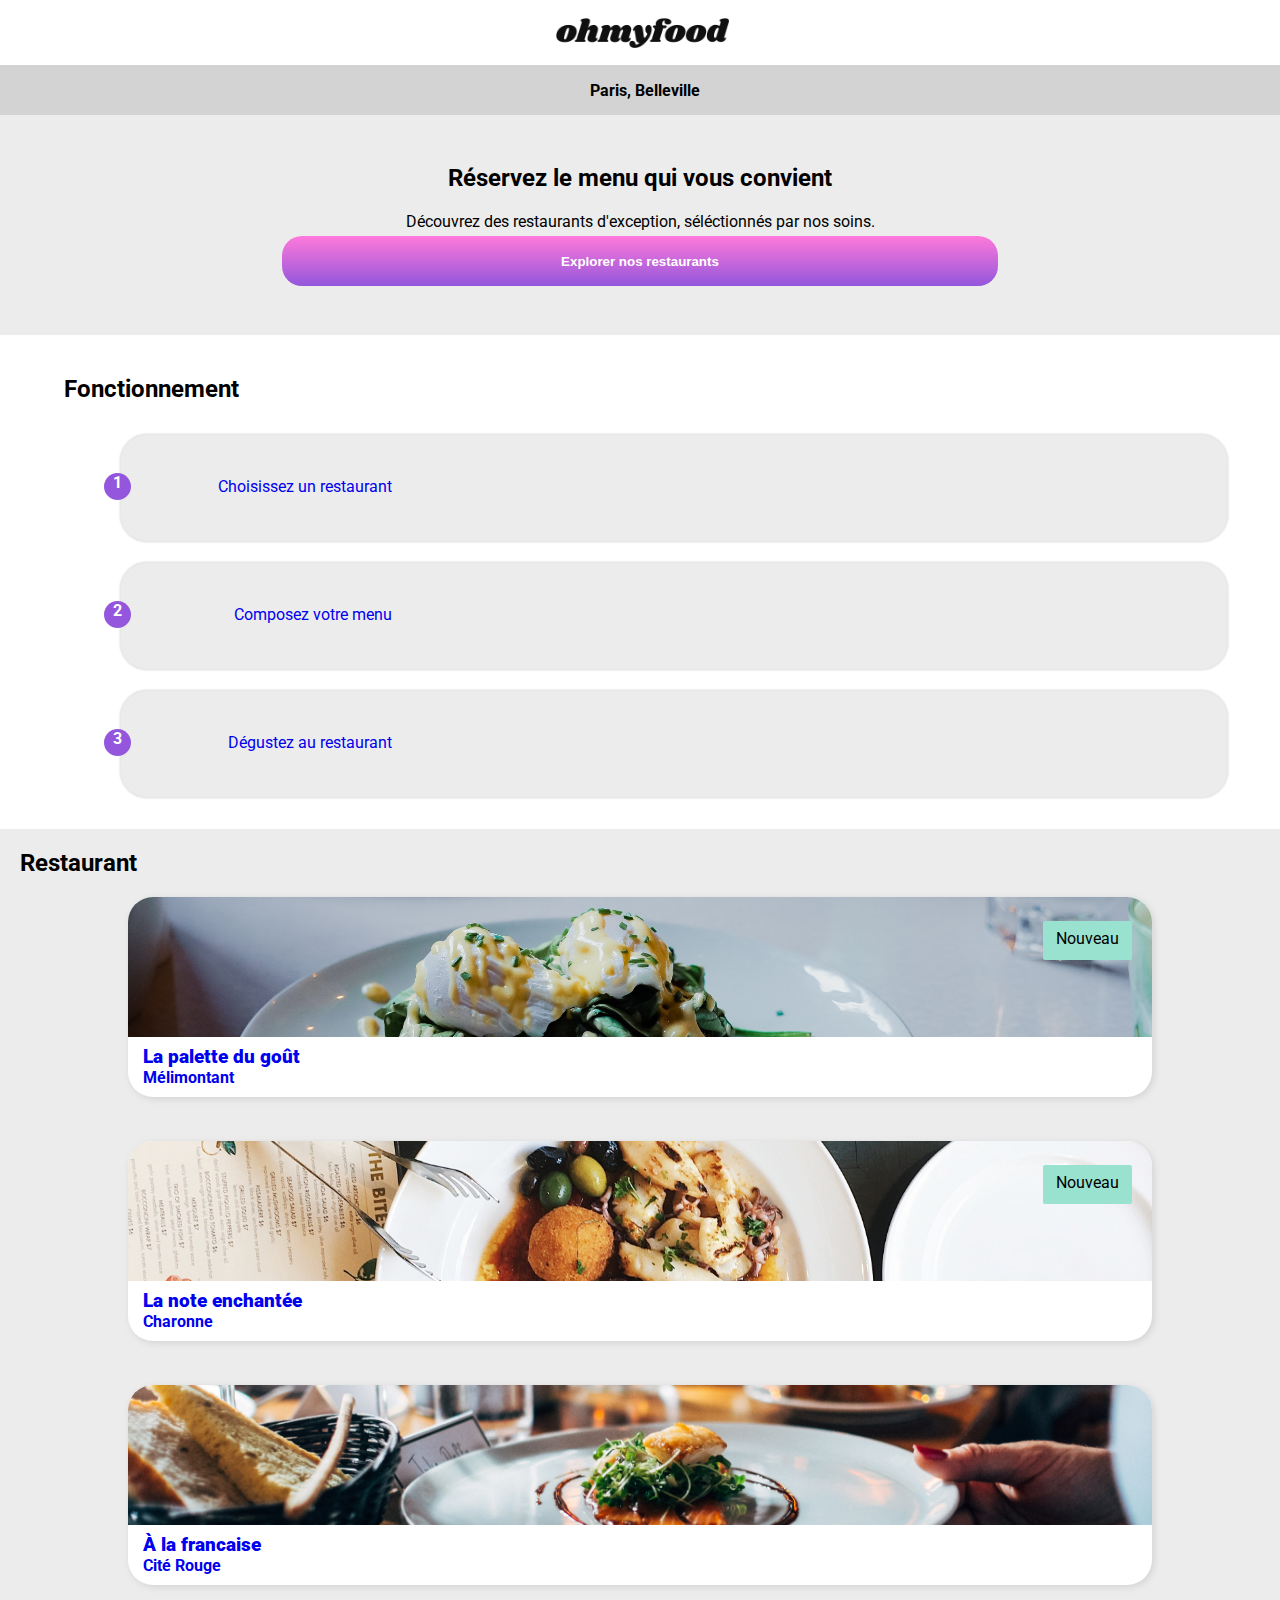
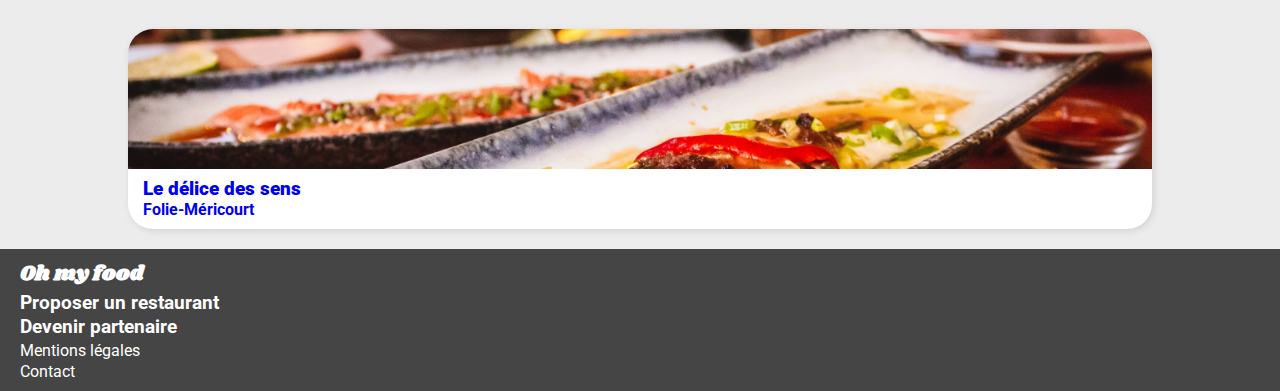
<file: index.html>
<!DOCTYPE html>
<html lang="en">
<head>
    <meta charset="UTF-8">
    <link rel="stylesheet" href="SASS/style.css">
    <meta name="viewport" content="width=device-width, initial-scale=1.0">
    <title> Oh my food </title>
   <link rel="stylesheet" href="https://use.fontawesome.com/releases/v5.15.4/css/all.css" integrity="sha384-DyZ88mC6Up2uqS4h/KRgHuoeGwBcD4Ng9SiP4dIRy0EXTlnuz47vAwmeGwVChigm" crossorigin="anonymous">
</head>

 
<body>
    <div class="loader">      
            <div class="loader__spiner">
    </div>

    </div>
    
    <header>
        <div class="title">
     <h1><a href
    ="#"> <img class="img-logo" src="image/logo/ohmyfood.png" alt="logo-du-site-Oh-my-food"></a> </h1>   
        </div>
    </header>

    <div class="header__bis">
        <a href="#" class="link-localisation">
            <i class="fas fa-map-marker-alt"></i> <p>Paris, Belleville</p>
        </a>
    </div>
     
      
            
        </div>
    <div class="explore__menu">
        <h2>Réservez le menu qui vous convient</h2>
        <P>Découvrez des restaurants d'exception, séléctionnés par nos soins. </P>
        <button class="btn" > Explorer nos restaurants</button>
    </div>

    <main>

<div class="tutorial">
    <h2>Fonctionnement</h2>
<ol>
    <a href="#">

    <li class="tuto__step">
        <span class="text"> <div class="numb-tuto"> 
            <p>1</p>
        </div> <i class="fas fa-mobile-alt"></i> Choisissez un restaurant</span>
      </li></a>
    

<a href="#">
 <li class="tuto__step">

        <span class="text"> <div class="numb-tuto"> 
            <p>2</p>
        </div> <i class="fas fa-list-ul"></i> Composez votre menu</span>
      </li>
</a>     

<a href="#">
<li class="tuto__step">

        <span class="text"> <div class="numb-tuto"> 
            <p>3</p>
        </div> <i class="fas fa-store"></i> Dégustez au restaurant</span>
      </li>
</a>      
</ol>
</div>

    <div class="Restaurant">
        <h2>Restaurant</h2>
<div class="restaurant">
    <div class="Restaurant__card"> 
         <a href="La-palette-du-gout.html">
<img class="Restaurant__card--img" src="image/restaurants/toa-heftiba-DQKerTsQwi0-unsplash.jpg" alt="Photo-plat-restaurant">
       
    <div class="text-cards">
            <h3>La palette du goût</h3>
        <p>Mélimontant</p>
        <i class="far fa-heart"></i> <i class="fas fa-heart"></i>
        </div> 
    </a> <div class="Restaurant__card--prev"> <span>Nouveau</span></div>
    </div>
    <div class="Restaurant__card"> <a href="La-note-enchantée.html">
<img class="Restaurant__card--img" src="image/restaurants/stil-u2Lp8tXIcjw-unsplash.jpg" alt="Photo-plat-restaurant" >
      
    <div class="text-cards">
            <h3>La note enchantée</h3></h1>
        <p>Charonne</p>
        <i class="far fa-heart"></i> <i class="fas fa-heart"></i>
        </div> 
    </a> <div class="Restaurant__card--prev"> <span>Nouveau</span></div>
    </div>
    <div class="Restaurant__card"> <a href="A-la-francaise.html">
<img class="Restaurant__card--img" src="image/restaurants/jay-wennington-N_Y88TWmGwA-unsplash.jpg" alt="Photo-plat-restaurant">
        <div class="text-cards">
            <h3>À  la francaise</h3>
        <p>Cité Rouge</p>
        <i class="far fa-heart"></i> <i class="fas fa-heart"></i>
        </div> 
    </a> 
    </div>
    <div class="Restaurant__card"> <a href="Le-délices-des-sens.html">
<img class="Restaurant__card--img" src="image/restaurants/louis-hansel-shotsoflouis-qNBGVyOCY8Q-unsplash.jpg" alt="Photo-plat-restaurant">
        <div class="text-cards">
            <h3>Le délice des sens</h3>
        <p>Folie-Méricourt</p>
        <i class="far fa-heart"></i> <i class="fas fa-heart"></i>
        </div> 
    </a> 
    </div>
</div>


    </div>

    </main>


    <footer>
        <span class="footer-main">
           <h1>Oh my food</h1>

            <h3> <i class="fas fa-utensils"></i> Proposer un restaurant</h3>
            <h3> <i class="fas fa-hands-helping"></i> Devenir partenaire</h3>
            <P>Mentions légales</P>
            <P>Contact</P>
        </span>
    </footer>
</body>
</html>
</file>
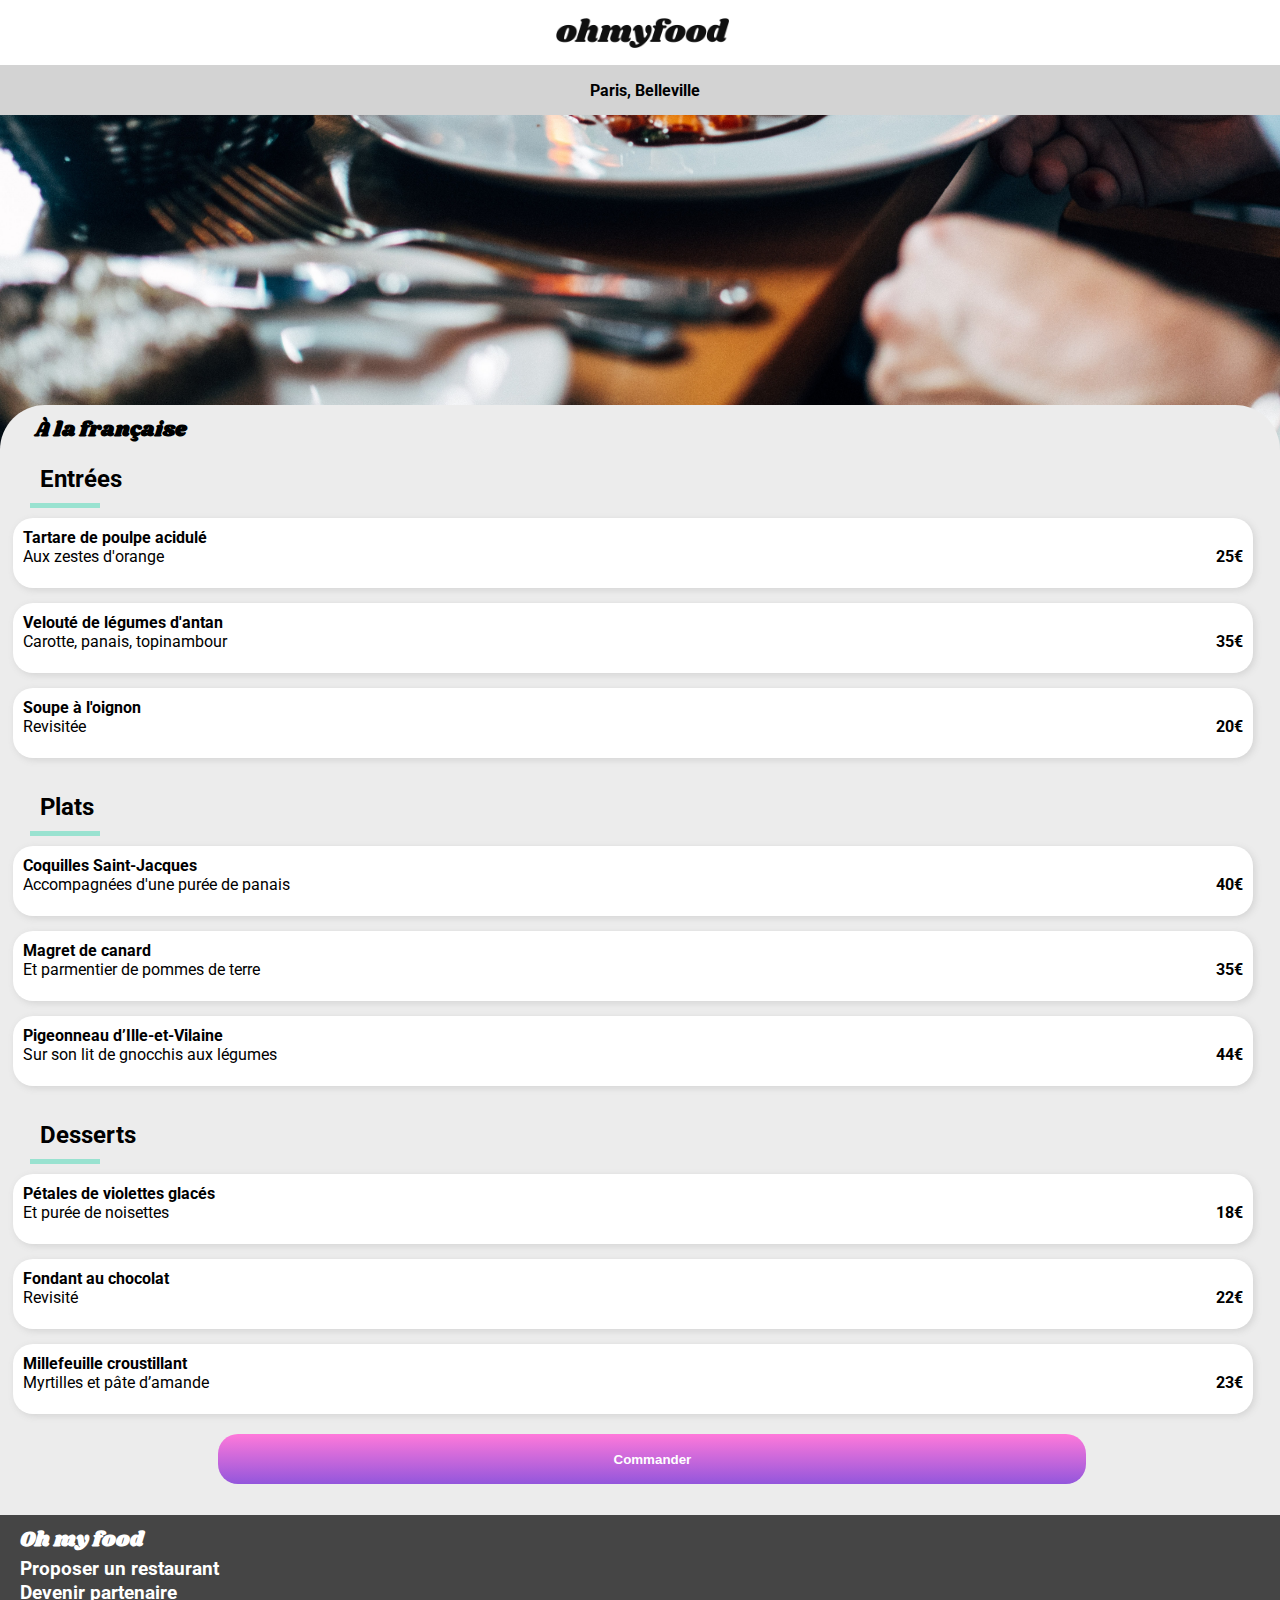
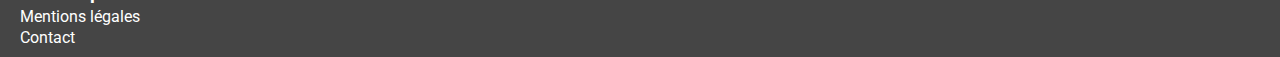
<file: A-la-francaise.html>
<!DOCTYPE html>
<html lang="en">
<head>
    <meta charset="UTF-8">
    <link rel="stylesheet" href="./SASS/style.css">
    <meta name="viewport" content="width=device-width, initial-scale=1.0">
    <title> Oh my food </title>
   <link rel="stylesheet" href="https://use.fontawesome.com/releases/v5.15.4/css/all.css" integrity="sha384-DyZ88mC6Up2uqS4h/KRgHuoeGwBcD4Ng9SiP4dIRy0EXTlnuz47vAwmeGwVChigm" crossorigin="anonymous">
</head>

 
<body>
    <header>
        <div class="title">
            <a class="arrow-back" href="index.html">
                <i class="fas fa-arrow-left"></i>
            </a>
            
     <h1><a href="#"> <img class="img-logo" src="image/logo/ohmyfood.png" alt="logo-du-site-Oh-my-food"></a> </h1>   
        </div>
    </header>

    <div class="header__bis">
        <a href="#" class="link-localisation">
            <i class="fas fa-map-marker-alt"></i> <p>Paris, Belleville</p>
        </a>
    </div>
    <div class="back-pic">
        <img class="img" src="image/restaurants/jay-wennington-N_Y88TWmGwA-unsplash.jpg" alt="Photo-plat-restaurant">
    </div>

    <section class="page-bloc">
        <aside>
            <h1>À la française <i class="far fa-heart"></i> <i class="fas fa-heart"></i></h1>
            <h2>Entrées</h2>
                <div class="inline-border"></div>
            <article>
                
                <div class="page__text">
                    <h3>Tartare de poulpe acidulé</h3>
                    <div class="page__text--flex" >
<p> Aux zestes d'orange
                        </p><span >25€</span>
                       
                    </div>
                    <div class="check-icon"><i class="fas fa-check-circle"></i></div>
                </div>
                <div class="page__text">
                    <h3>Velouté de légumes d'antan</h3>
                    <div class="page__text--flex" >
<p> Carotte, panais, topinambour
                        </p><span >35€</span>
                    </div>
                    <div class="check-icon"><i class="fas fa-check-circle"></i></div>

                </div>
                <div class="page__text">
                    <h3>Soupe à l'oignon</h3>
                    <div class="page__text--flex" >
 <p>Revisitée</p><span >20€</span>
                    </div>
                    <div class="check-icon"><i class="fas fa-check-circle"></i></div>

                </div>
            </article>
            <h2>Plats</h2>
            <div class="inline-border"></div>
            <article>
                
                <div class="page__text">
                    <h3>Coquilles Saint-Jacques</h3>
                    <div class="page__text--flex" >
<p> Accompagnées d'une purée de panais
                        </p><span >40€</span>
                    </div>
                    <div class="check-icon"><i class="fas fa-check-circle"></i></div>
                </div>
                <div class="page__text">
                    <h3>Magret de canard</h3>
                    <div class="page__text--flex" >
<p>Et parmentier de pommes de terre
                        </p><span >35€</span>
                    </div>
                    <div class="check-icon"><i class="fas fa-check-circle"></i></div>
                </div>
                <div class="page__text">
                    <h3>Pigeonneau d’Ille-et-Vilaine</h3>
                    <div class="page__text--flex" >
<p> Sur son lit de gnocchis aux légumes
                        </p><span>44€</P>
                    </div>
                    <div class="check-icon"><i class="fas fa-check-circle"></i></div>
                </div>
            </article>
            <h2>Desserts</h2>
                <div class="inline-border"></div>
            <article>
                
                <div class="page__text">
                    <h3>Pétales de violettes glacés</h3>
                    <div class="page__text--flex" >
                        <p> Et purée de noisettes
                            </p><span >18€</span>
                    </div>
                    <div class="check-icon"><i class="fas fa-check-circle"></i></div>

                </div>
                <div class="page__text">
                    <h3>Fondant au chocolat</h3>
                    <div class="page__text--flex" >
                        <p>Revisité
                            </p><span>22€</span>
                    </div>
                    <div class="check-icon"><i class="fas fa-check-circle"></i></div>

                </div>
                <div class="page__text">
                    <h3>Millefeuille croustillant</h3>
                    <div class="page__text--flex" >
                        <p>Myrtilles et pâte d’amande
                            </p><span>23€</span>
                    </div>
                    <div class="check-icon"><i class="fas fa-check-circle"></i></div>

                </div>
            </article>
            <button class="btn" > Commander</button>
        </aside>
    </section>
   
    


    <footer>
        <span class="footer-main">
           <h1>Oh my food</h1>

            <h3> <i class="fas fa-utensils"></i> Proposer un restaurant</h3>
            <h3> <i class="fas fa-hands-helping"></i> Devenir partenaire</h3>
            <P>Mentions légales</P>
            <P>Contact</P>
        </span>
    </footer>
</body>
</file>
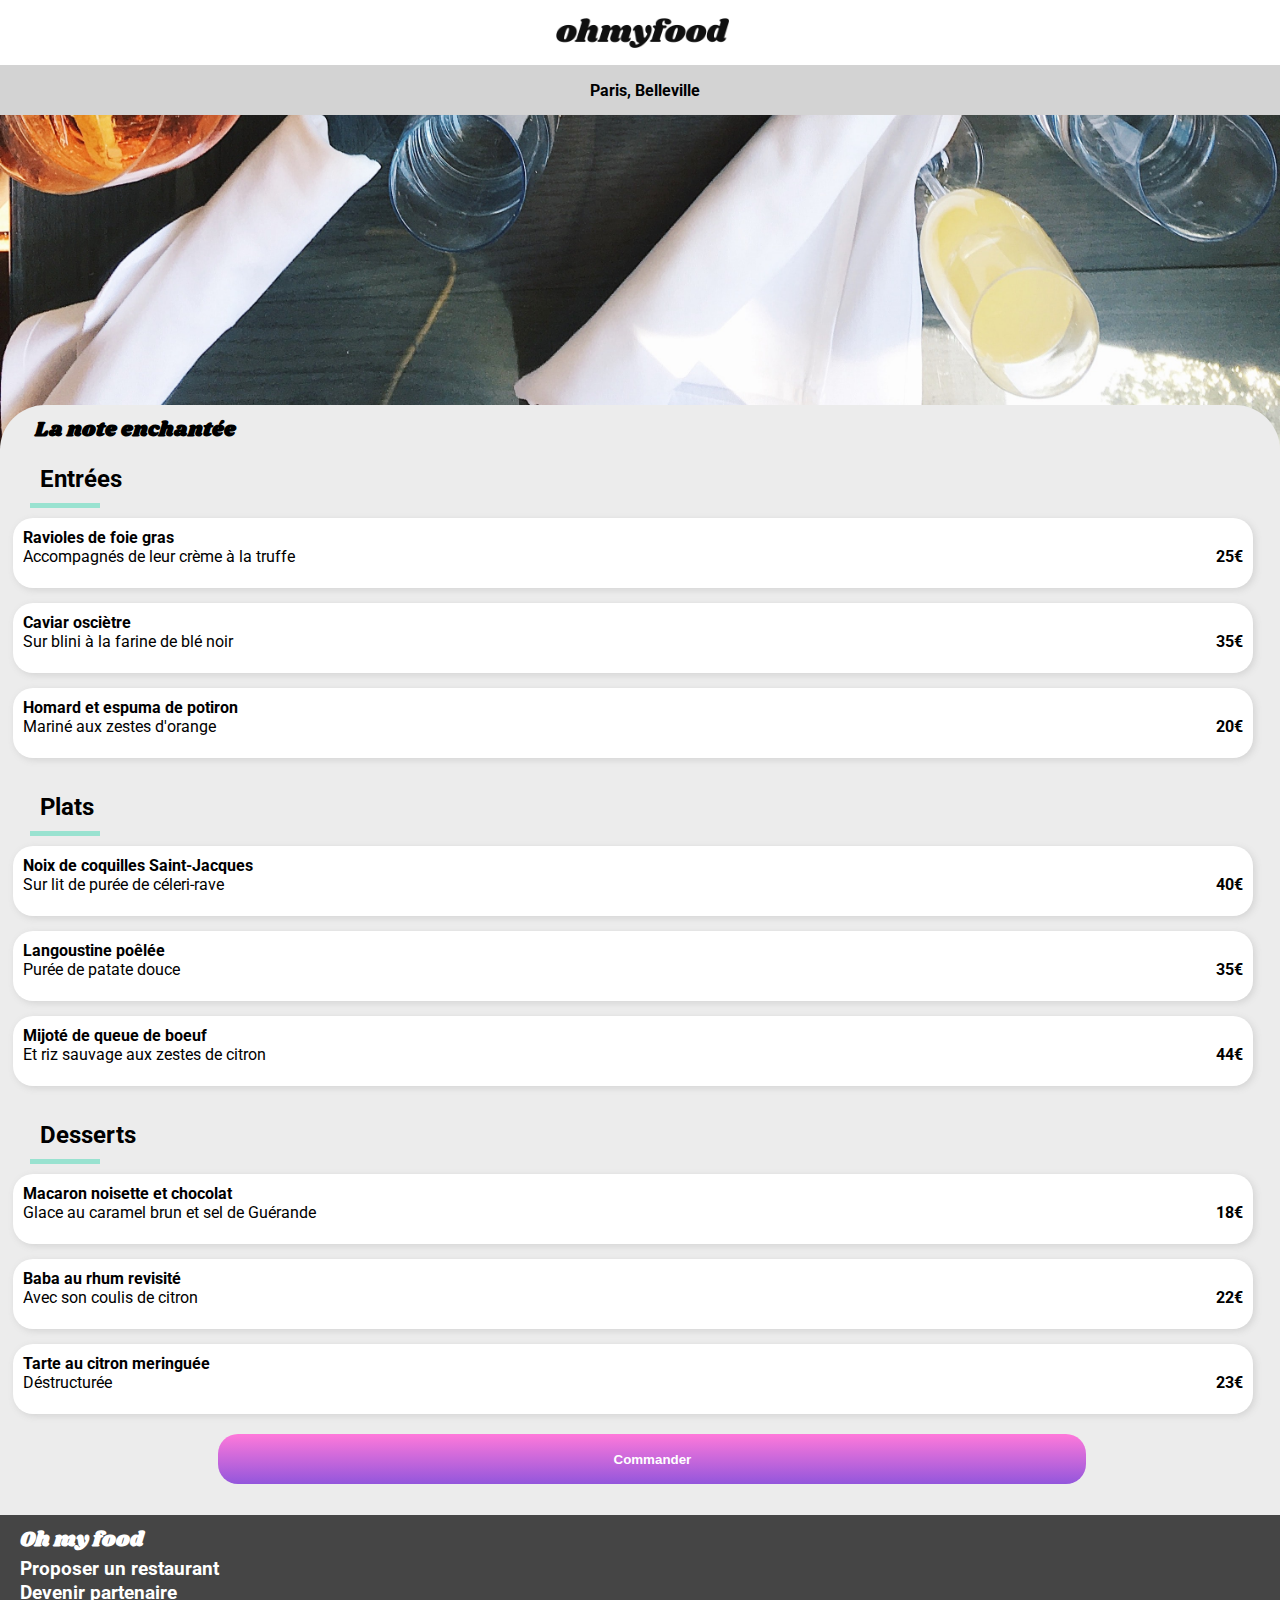
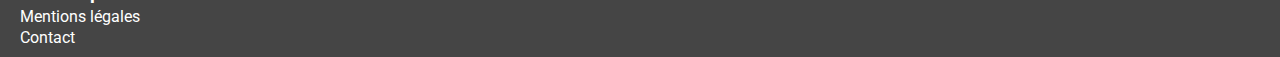
<file: La-note-enchantée.html>
<!DOCTYPE html>
<html lang="en">
<head>
    <meta charset="UTF-8">
    <link rel="stylesheet" href="./SASS/style.css">
    <meta name="viewport" content="width=device-width, initial-scale=1.0">
    <title> Oh my food </title>
   <link rel="stylesheet" href="https://use.fontawesome.com/releases/v5.15.4/css/all.css" integrity="sha384-DyZ88mC6Up2uqS4h/KRgHuoeGwBcD4Ng9SiP4dIRy0EXTlnuz47vAwmeGwVChigm" crossorigin="anonymous">
</head>

 
<body>
    <header>
        <div class="title">
            <a class="arrow-back" href="index.html">
                <i class="fas fa-arrow-left"></i>
            </a>
     <h1><a href="#"> <img class="img-logo" src="image/logo/ohmyfood.png" alt="logo-du-site-Oh-my-food"></a> </h1>   
        </div>
    </header>

    <div class="header__bis">
        <a href="#" class="link-localisation">
            <i class="fas fa-map-marker-alt"></i> <p>Paris, Belleville</p>
        </a>
    </div>
    <div class="back-pic">
        <img class="img" src="image/restaurants/stil-u2Lp8tXIcjw-unsplash.jpg" alt="Photo-plat-restaurant">
    </div>

    <section class="page-bloc">
        <aside>
            <h1>La note enchantée <i class="far fa-heart"></i> <i class="fas fa-heart"></i></h1>
            <h2>Entrées</h2>
                <div class="inline-border"></div>
            <article>
                
                <div class="page__text">
                    <h3>Ravioles de foie gras</h3>
                    <div class="page__text--flex" >
                        <p>
                            Accompagnés de leur crème à la truffe </p> <span> 25€</span>
                    </div>
                    <div class="check-icon"><i class="fas fa-check-circle"></i></div>
                </div>
                <div class="page__text">
                    <h3>Caviar osciètre</h3>
                    <div class="page__text--flex" >
                        <p>
                            Sur blini à la farine de blé noir </p> <span> 35€</span>
                    </div>
                    <div class="check-icon"><i class="fas fa-check-circle"></i></div>
                </div>
                <div class="page__text">
                    <h3> Homard et espuma de potiron</h3>
                    <div class="page__text--flex" >
                        <p>
                            Mariné aux zestes d'orange </p> <span> 20€</span>
                    </div>
                    <div class="check-icon"><i class="fas fa-check-circle"></i></div>
                </div>
            </article>
            <h2>Plats</h2>
                <div class="inline-border"></div>
            <article>
                
                <div class="page__text">
                    <h3>Noix de coquilles Saint-Jacques</h3>
                    <div class="page__text--flex" >
                        <p>
                            Sur lit de purée de céleri-rave  </p> <span> 40€</span>
                    </div>
                    <div class="check-icon"><i class="fas fa-check-circle"></i></div>
                </div>
                <div class="page__text">
                    <h3>Langoustine poêlée</h3>
                    <div class="page__text--flex" >
                        <p>
                            Purée de patate douce
                        </p> <span> 35€</span>
                    </div>
                    <div class="check-icon"><i class="fas fa-check-circle"></i></div>
                </div>
                <div class="page__text">
                    <h3>Mijoté de queue de boeuf </h3>
                    <div class="page__text--flex" >
                        <p>
                            Et riz sauvage aux zestes de citron
                        </p> <span> 44€</span>
                    </div>
                    <div class="check-icon"><i class="fas fa-check-circle"></i></div>
                </div>
            </article>
            <h2>Desserts</h2>
                <div class="inline-border"></div>
            <article>
                
                <div class="page__text">
                    <h3>Macaron noisette et chocolat</h3>
                    <div class="page__text--flex" >
                        <p>
                        Glace au caramel brun et sel de Guérande
                        </p> <span> 18€</span>
                    </div>
                    <div class="check-icon"><i class="fas fa-check-circle"></i></div>
                </div>
                <div class="page__text">
                    <h3>Baba au rhum revisité</h3>
                    <div class="page__text--flex" >
                        <p> 
                        Avec son coulis de citron
                        </p> <span>22€ </span>
                    </div>
                    <div class="check-icon"><i class="fas fa-check-circle"></i></div>
                </div>
                <div class="page__text">
                    <h3>Tarte au citron meringuée </h3>
                    <div class="page__text--flex" >
                        <p>
                        Déstructurée
                        </p> <span> 23€</span>
                    </div>
                    <div class="check-icon"><i class="fas fa-check-circle"></i></div>
                </div>
            </article>
            <button class="btn" > Commander</button>
        </aside>
    </section>
   
    


    <footer>
        <span class="footer-main">
           <h1>Oh my food</h1>

            <h3> <i class="fas fa-utensils"></i> Proposer un restaurant</h3>
            <h3> <i class="fas fa-hands-helping"></i> Devenir partenaire</h3>
            <P>Mentions légales</P>
            <P>Contact</P>
        </span>
    </footer>
</body>
</file>
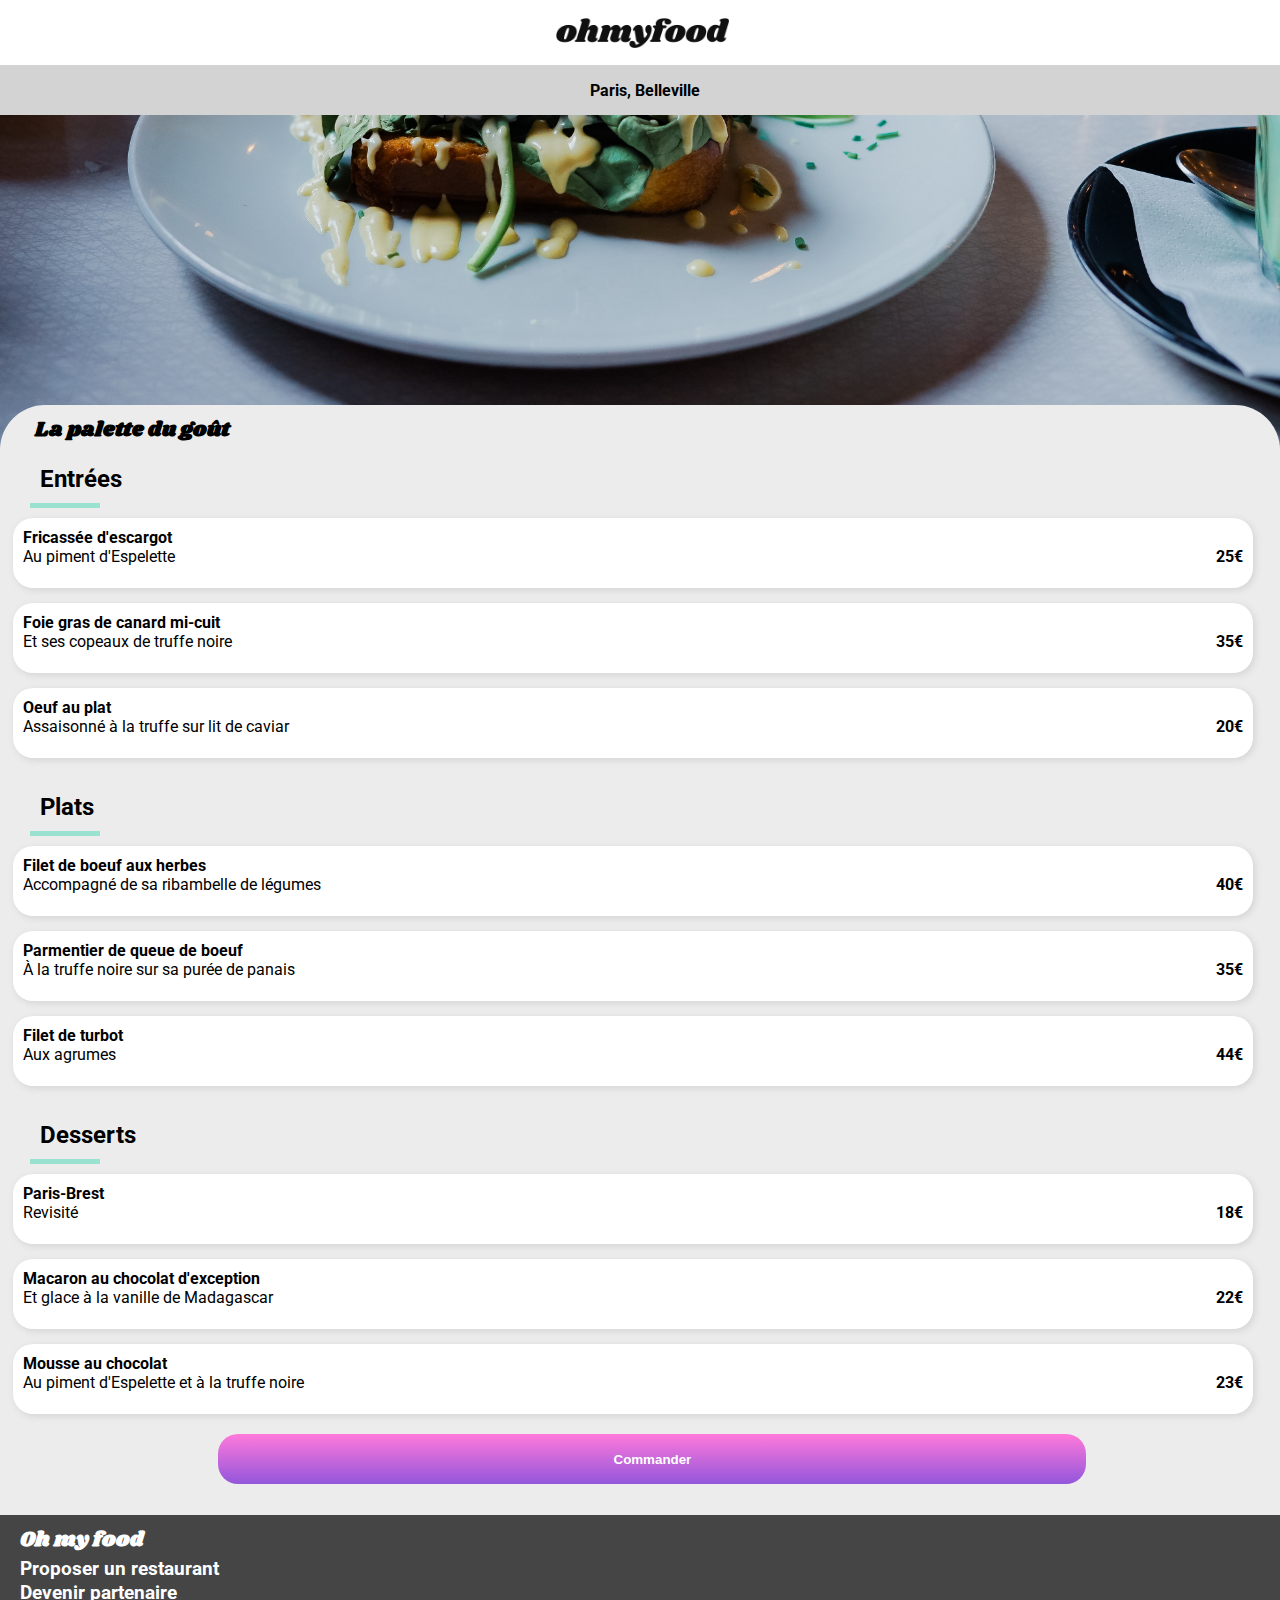
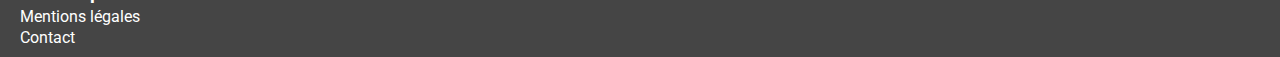
<file: La-palette-du-gout.html>
<!DOCTYPE html>
<html lang="en">
<head>
    <meta charset="UTF-8">
    <link rel="stylesheet" href="./SASS/style.css">
    <meta name="viewport" content="width=device-width, initial-scale=1.0">
    <title> Oh my food </title>
   <link rel="stylesheet" href="https://use.fontawesome.com/releases/v5.15.4/css/all.css" integrity="sha384-DyZ88mC6Up2uqS4h/KRgHuoeGwBcD4Ng9SiP4dIRy0EXTlnuz47vAwmeGwVChigm" crossorigin="anonymous">
</head>

 
<body>
    <header>
        <div class="title">
            <a class="arrow-back" href="index.html">
                <i class="fas fa-arrow-left"></i>
            </a>
     <h1><a href="#"> <img class="img-logo" src="image/logo/ohmyfood.png" alt="logo-du-site-Oh-my-food"></a> </h1>   
        </div>
    </header>

    <div class="header__bis">
        <a href="#" class="link-localisation">
            <i class="fas fa-map-marker-alt"></i> <p>Paris, Belleville</p>
        </a>
    </div>
    <div class="back-pic">
        <img class="img" src="image/restaurants/toa-heftiba-DQKerTsQwi0-unsplash.jpg" alt="Photo-plat-restaurant">
    </div>

    <section class="page-bloc">
        <aside>
            <h1>La palette du goût <i class="far fa-heart"></i> <i class="fas fa-heart"></i></h1>
            <h2>Entrées</h2>
                <div class="inline-border"></div>
            <article>
                
                <div class="page__text">
                    <h3>Fricassée d'escargot</h3>
                    <div class="page__text--flex">
<p>
                        Au piment d'Espelette 
                        </p>
                        <span>25€</span>
                    </div>
                    <div class="check-icon"><i class="fas fa-check-circle"></i></div>
                </div>
                <div class="page__text">
                    <h3>Foie gras de canard mi-cuit</h3>
                    <div class="page__text--flex" >
<p>
                        Et ses copeaux de truffe noire
                        </p>
                        <span>35€</span>
                    </div>
                    <div class="check-icon"><i class="fas fa-check-circle"></i></div>
                </div>
                <div class="page__text">
                    <h3>Oeuf au plat</h3>
                    <div class="page__text--flex" >
 <p>
                        Assaisonné à la truffe sur lit de caviar
                        </p>
                        <span>20€</span>
                    </div>
                    <div class="check-icon"><i class="fas fa-check-circle"></i></div>
                </div>
            </article>
            <h2>Plats</h2>
            <div class="inline-border"></div>
            <article>
                
                
                <div class="page__text">
                    <h3>Filet de boeuf aux herbes</h3>
                    <div class="page__text--flex" >
 <p>
                        Accompagné de sa ribambelle de légumes
                        </p>
                        <span>40€</span>
                    </div>
                    <div class="check-icon"><i class="fas fa-check-circle"></i></div>
                </div>
                <div class="page__text">
                    <h3>Parmentier de queue de boeuf</h3>
                    <div class="page__text--flex" >
<p>
                        À la truffe noire sur sa purée de panais
                        </p>
                        <span>35€</span>
                    </div>
                    <div class="check-icon"><i class="fas fa-check-circle"></i></div>
                </div>
                <div class="page__text">
                    <h3>Filet de turbot</h3>
                    <div class="page__text--flex" >
 <p>
                        Aux agrumes
                        </p>
                        <span>44€</span>
                    </div>
                    <div class="check-icon"><i class="fas fa-check-circle"></i></div>
                </div>
            </article>
            <h2>Desserts</h2>
                <div class="inline-border"></div>
            <article>
                
                <div class="page__text">
                    <h3>Paris-Brest</h3>
                    <div class="page__text--flex" >
                        <p>
                            Revisité
                            </p>
                            <span>18€</span>
                    </div>
                    <div class="check-icon"><i class="fas fa-check-circle"></i></div>
                </div>
                <div class="page__text">
                    <h3>Macaron au chocolat d'exception </h3>
                    <div class="page__text--flex" >
                        <p>
                            Et glace à la vanille de Madagascar
                            </p>
                            <span>22€</span>
                    </div>
                    <div class="check-icon"><i class="fas fa-check-circle"></i></div>
                </div>
                <div class="page__text">
                    <h3>Mousse au chocolat</h3>
                    <div class="page__text--flex" >
                        <p> 
                            Au piment d'Espelette et à la truffe noire
                              </p>
                            <span>23€</span>
                    </div>
                    <div class="check-icon"><i class="fas fa-check-circle"></i></div>
                </div>
              
            </article>
            <button class="btn" > Commander</button>
        </aside>
    </section>
   
    


    <footer>
        <span class="footer-main">
           <h1>Oh my food</h1>

            <h3> <i class="fas fa-utensils"></i> Proposer un restaurant</h3>
            <h3> <i class="fas fa-hands-helping"></i> Devenir partenaire</h3>
            <P>Mentions légales</P>
            <P>Contact</P>
        </span>
    </footer>
</body>
</file>
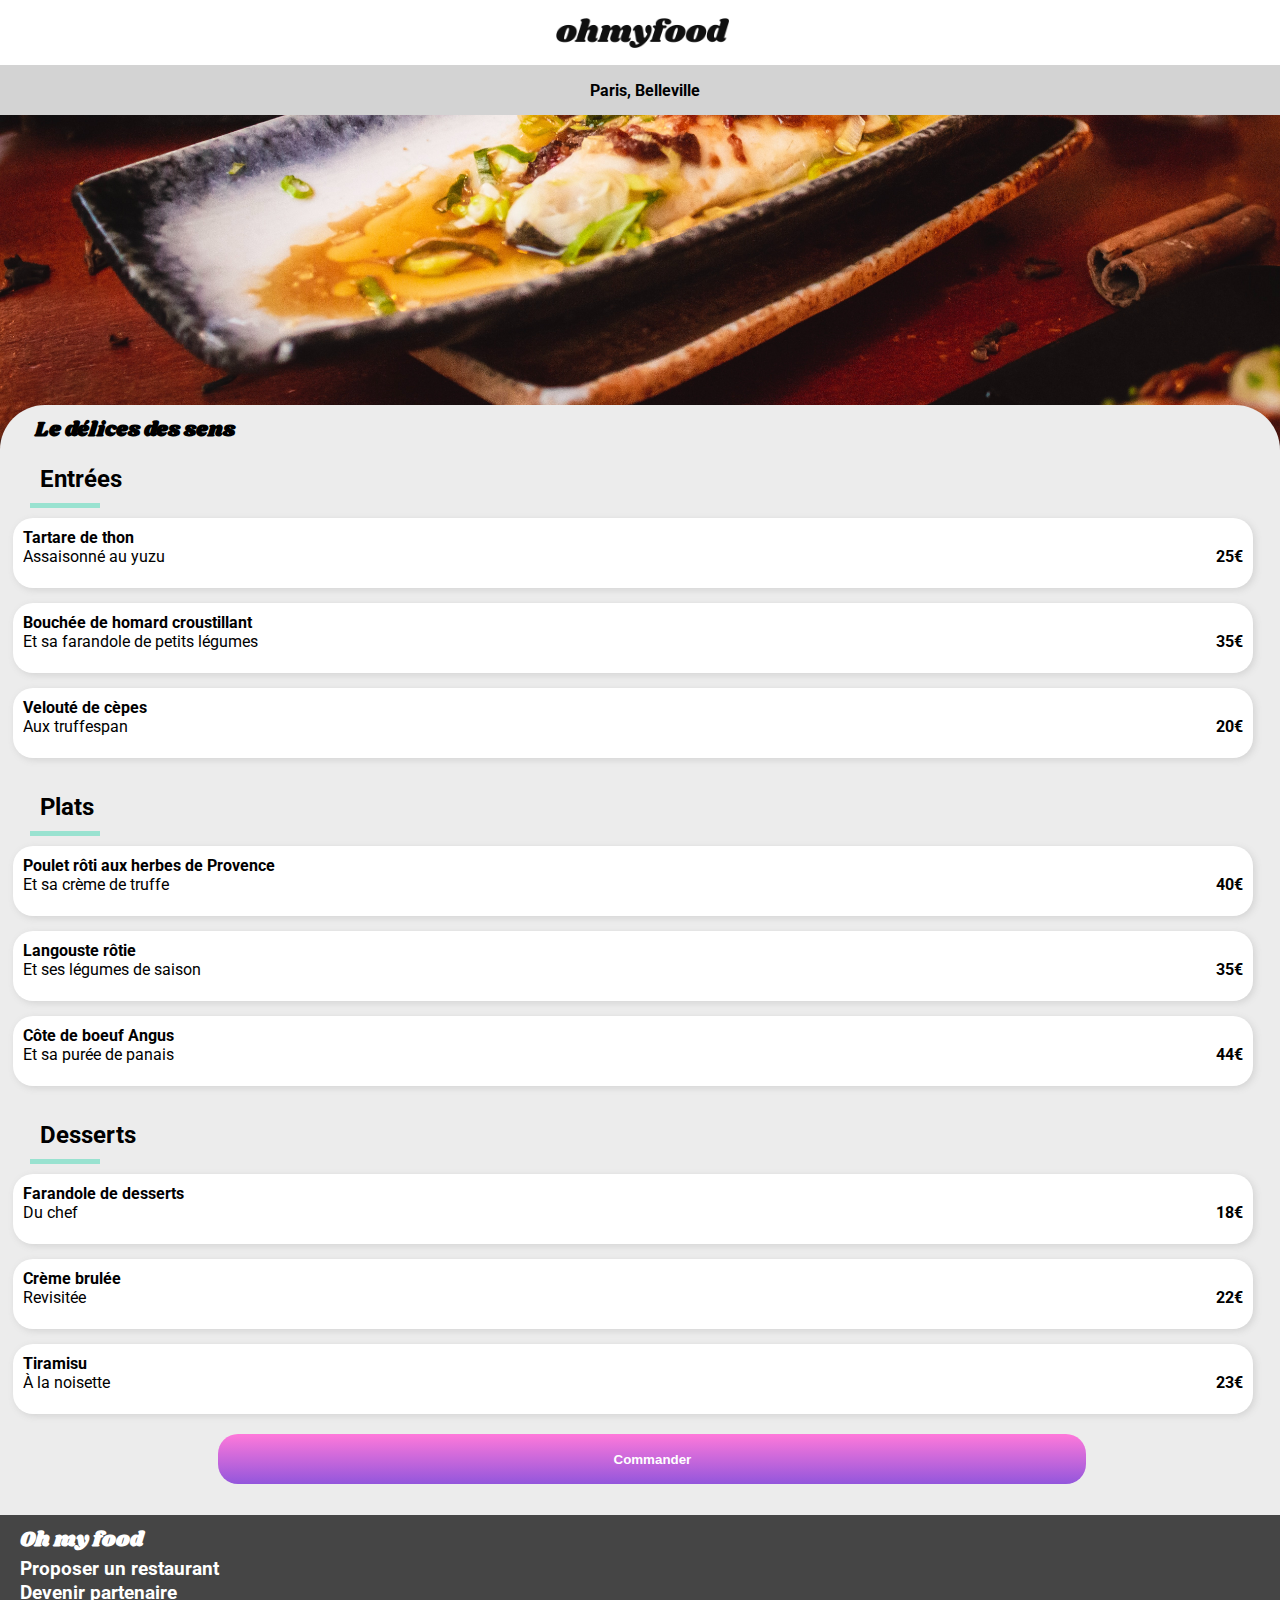
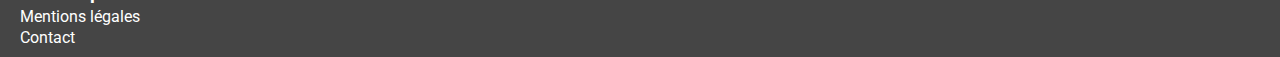
<file: Le-délices-des-sens.html>
<!DOCTYPE html>
<html lang="en">
<head>
    <meta charset="UTF-8">
    <link rel="stylesheet" href="./SASS/style.css">
    <meta name="viewport" content="width=device-width, initial-scale=1.0">
    <title> Oh my food </title>
   <link rel="stylesheet" href="https://use.fontawesome.com/releases/v5.15.4/css/all.css" integrity="sha384-DyZ88mC6Up2uqS4h/KRgHuoeGwBcD4Ng9SiP4dIRy0EXTlnuz47vAwmeGwVChigm" crossorigin="anonymous">
</head>

 
<body>
    <header>
        <div class="title">
            <a class="arrow-back" href="index.html">
                <i class="fas fa-arrow-left"></i>
            </a>
     <h1><a href="#"> <img class="img-logo" src="image/logo/ohmyfood.png" alt="logo-du-site-Oh-my-food"></a> </h1>   
        </div>
    </header>

    <div class="header__bis">
        <a href="#" class="link-localisation">
            <i class="fas fa-map-marker-alt"></i> <p>Paris, Belleville</p>
        </a>
    </div>
    <div class="back-pic">
        <img class="img" src="image/restaurants/louis-hansel-shotsoflouis-qNBGVyOCY8Q-unsplash.jpg" alt="Photo-plat-restaurant">
    </div>

    <section class="page-bloc">
        <aside>
            <h1>Le délices des sens <i class="far fa-heart"></i> <i class="fas fa-heart"></i></h1>
            <h2>Entrées</h2>
                <div class="inline-border"></div>
            <article>
                
                <div class="page__text">
                    <h3>Tartare de thon</h3>
                    <div class="page__text--flex">
                        <p>
                        Assaisonné au yuzu
                        </p> <span>25€</span>
                    </div>
                    <div class="check-icon"><i class="fas fa-check-circle"></i></div>
                </div>
                <div class="page__text">
                    <h3>Bouchée de homard croustillant</h3>
                    <div class="page__text--flex">
                        <p> 
                        Et sa farandole de petits légumes
                        </p> <span>35€</span>    
                    </div>
                    <div class="check-icon"><i class="fas fa-check-circle"></i></div>
                </div>
                <div class="page__text">
                    <h3>Velouté de cèpes</h3>
                    <div class="page__text--flex">
                        <p> 
                        Aux truffespan
                        </p> <span>20€</span>    
                    </div>
                    <div class="check-icon"><i class="fas fa-check-circle"></i></div>
                </div>
            </article>
            <h2>Plats</h2>
                <div class="inline-border"></div>
            <article>
                
                <div class="page__text">
                    <h3>Poulet rôti aux herbes de Provence</h3>
                    <div class="page__text--flex">
                    <p> 
                        Et sa crème de truffe
                          </p><span>40€</span>    
                    </div>
                    <div class="check-icon"><i class="fas fa-check-circle"></i></div>
                </div>
                <div class="page__text">
                    <h3>Langouste rôtie</h3>
                    <div class="page__text--flex">
                    <p> 
                        Et ses légumes de saison
                          </p><span>35€</span>    
                    </div>
                    <div class="check-icon"><i class="fas fa-check-circle"></i></div>
                </div>
                <div class="page__text">
                    <h3>Côte de boeuf Angus</h3>
                    <div class="page__text--flex">
                    <p> 
                        Et sa purée de panais
                          </p><span>44€</span>    
                    </div>
                    <div class="check-icon"><i class="fas fa-check-circle"></i></div>
                </div>
            </article>
            <h2>Desserts</h2>
                <div class="inline-border"></div>
            <article>
                
                <div class="page__text">
                    <h3>Farandole de desserts</h3>
                    <div class="page__text--flex">
                    <p>
                        Du chef
                          </p><span>18€</span>    
                    </div>
                    <div class="check-icon"><i class="fas fa-check-circle"></i></div>
                </div>
                <div class="page__text">
                    <h3>Crème brulée</h3>
                    <div class="page__text--flex">
                    <p> 
                        Revisitée
                          </p><span>22€</span>     
                    </div>
                    <div class="check-icon"><i class="fas fa-check-circle"></i></div>
                </div>
                <div class="page__text">
                    <h3>Tiramisu</h3>
                    <div class="page__text--flex">
                    <p> 
                        À la noisette
                          </p><span>23€</span>    
                    </div>
                    <div class="check-icon"><i class="fas fa-check-circle"></i></div>
                </div>
            </article>
            <button class="btn" > Commander</button>
        </aside>
    </section>
   
    


    <footer>
        <span class="footer-main">
           <h1>Oh my food</h1>

            <h3> <i class="fas fa-utensils"></i> Proposer un restaurant</h3>
            <h3> <i class="fas fa-hands-helping"></i> Devenir partenaire</h3>
            <P>Mentions légales</P>
            <P>Contact</P>
        </span>
    </footer>
</body>
</file>
<file: SASS/style.css>
@import url("https://fonts.googleapis.com/css2?family=Shrikhand&display=swap");
@import url("https://fonts.googleapis.com/css2?family=Roboto:wght@100&display=swap");
@import url("https://fonts.googleapis.com/css2?family=Shrikhand&display=swap");
@import url("https://fonts.googleapis.com/css2?family=Roboto:wght@100&family=Shrikhand&display=swap");
@import url("https://fonts.googleapis.com/css2?family=Shrikhand&display=swap");
html body p {
  font-family: 'Roboto', sans-serif;
}

.img-logo {
  height: 30px;
}

header {
  width: auto;
  height: 65px;
  -webkit-box-shadow: 0 2px 4px #636363cc;
          box-shadow: 0 2px 4px #636363cc;
}

header .title {
  width: 100%;
  display: -webkit-box;
  display: -ms-flexbox;
  display: flex;
  -webkit-box-align: center;
      -ms-flex-align: center;
          align-items: center;
  -webkit-box-pack: center;
      -ms-flex-pack: center;
          justify-content: center;
}

header div .title {
  height: auto;
  display: -webkit-box;
  display: -ms-flexbox;
  display: flex;
  -webkit-box-pack: center;
      -ms-flex-pack: center;
          justify-content: center;
  -webkit-box-align: center;
      -ms-flex-align: center;
          align-items: center;
}

header .arrow-back {
  left: 20px;
  position: absolute;
}

.link-localisation {
  display: -webkit-box;
  display: -ms-flexbox;
  display: flex;
}

/*Explore menu*/
.explore__menu {
  background-color: #ececec;
  height: 200PX;
  -webkit-box-pack: justify;
      -ms-flex-pack: justify;
          justify-content: space-between;
  padding-left: 10%;
  padding-right: 10%;
  margin-bottom: 20PX;
  padding-bottom: 20px;
}

.explore__menu h2 {
  padding-bottom: 20px;
}

.tutorial {
  padding-left: 5%;
  margin-bottom: 40px;
}

.tutorial h2 {
  padding-left: 0px;
}

.header__bis {
  background-color: #d3d3d3;
  height: 50px;
}

.header__bis .link-localisation {
  text-decoration: none;
  font-weight: bold;
  color: black;
  display: -webkit-box;
  display: -ms-flexbox;
  display: flex;
  -webkit-box-pack: justify;
      -ms-flex-pack: justify;
          justify-content: space-between;
  width: 120px;
}

ol {
  height: 350px;
  padding: 0px;
  list-style: none;
  display: -webkit-box;
  display: -ms-flexbox;
  display: flex;
  -webkit-box-orient: vertical;
  -webkit-box-direction: normal;
      -ms-flex-direction: column;
          flex-direction: column;
  -webkit-box-pack: justify;
      -ms-flex-pack: justify;
          justify-content: space-between;
  -webkit-box-align: center;
      -ms-flex-align: center;
          align-items: center;
}

ol a {
  text-decoration: none;
  -webkit-box-shadow: 2px 2px 2px 7px #d3d3d3;
          box-shadow: 2px 2px 2px 7px #d3d3d3;
  border-radius: 20px;
  width: 90%;
}

li {
  height: 40px;
  background-color: #ececec;
  border-radius: 20px;
  display: -webkit-box;
  display: -ms-flexbox;
  display: flex;
  padding: 27px;
}

li .text {
  display: -webkit-box;
  display: -ms-flexbox;
  display: flex;
  -webkit-box-pack: justify;
      -ms-flex-pack: justify;
          justify-content: space-between;
  width: 240px;
  -webkit-box-align: center;
      -ms-flex-align: center;
          align-items: center;
}

li .text .numb-tuto {
  background: #9356DC;
  border-radius: 20px;
  margin-left: -20%;
  height: 27px;
  width: 27px;
  color: white;
  font-weight: bold;
  text-align: center;
}

/*Restaurant------------*/
.Restaurant {
  height: 1000px;
  padding-bottom: 20px;
  display: -webkit-box;
  display: -ms-flexbox;
  display: flex;
  -webkit-box-pack: justify;
      -ms-flex-pack: justify;
          justify-content: space-between;
  -webkit-box-orient: vertical;
  -webkit-box-direction: normal;
      -ms-flex-direction: column;
          flex-direction: column;
  background-color: #ececec;
}

.Restaurant .restaurant {
  display: -webkit-box;
  display: -ms-flexbox;
  display: flex;
  -webkit-box-orient: vertical;
  -webkit-box-direction: normal;
      -ms-flex-direction: column;
          flex-direction: column;
  -webkit-box-pack: justify;
      -ms-flex-pack: justify;
          justify-content: space-between;
  height: 1000px;
}

.Restaurant .Restaurant__card {
  height: 200px;
  background-color: white;
  border-radius: 25px;
  width: 80%;
  -webkit-box-shadow: 2px 2px 7px #d3d3d3;
          box-shadow: 2px 2px 7px #d3d3d3;
}

.Restaurant .Restaurant__card.Restaurant__card:hover {
  -webkit-box-shadow: 2px 2px 7px #696767;
          box-shadow: 2px 2px 7px #696767;
}

.Restaurant .Restaurant__card .Restaurant__card--img {
  height: 70%;
  width: 100%;
  border-radius: 25px 25px 0px 0px;
  -o-object-fit: cover;
     object-fit: cover;
}

.Restaurant .Restaurant__card .text-cards {
  margin: 5px 0px 5px 15px;
  font-weight: bold;
  font-size: 1rem;
  display: -webkit-inline-box;
  display: -ms-inline-flexbox;
  display: inline-flex;
  -webkit-box-orient: vertical;
  -webkit-box-direction: normal;
      -ms-flex-direction: column;
          flex-direction: column;
}

.Restaurant__card--prev {
  position: relative;
  right: 20px;
  top: -120px;
  right: 20px;
  float: right;
  height: 39px;
  width: 89px;
  background: #99E2D0;
  border-radius: 2px;
}

.Restaurant__card--prev span {
  text-align: center;
  display: -webkit-box;
  display: -ms-flexbox;
  display: flex;
  -webkit-box-pack: center;
      -ms-flex-pack: center;
          justify-content: center;
  padding: 8px;
}

/*Footer*/
footer {
  background-color: rgba(23, 23, 23, 0.8);
  color: white;
  padding-left: 20px;
  padding-bottom: 10px;
}

footer h1 {
  padding-left: 0px;
}

/*Responssive -------------------*/
@media screen and (min-width: 750px) {
  .Restaurant__card {
    width: 90%;
  }
}

.back-pic {
  height: 340px;
  width: 100%;
  -o-object-fit: cover;
     object-fit: cover;
}

.img {
  height: 100%;
  width: 100%;
  -o-object-fit: cover;
     object-fit: cover;
  -o-object-position: center bottom;
     object-position: center bottom;
}

.page-bloc {
  height: 1100px;
  background-color: #ececec;
  position: relative;
  border-radius: 45px 45px 0px 0px;
  margin-top: -50px;
  padding-bottom: 10px;
}

.fas.fa-heart {
  right: 12%;
  background: -webkit-gradient(linear, left top, left bottom, from(#FF79DA), to(#9356DC));
  background: linear-gradient(to bottom, #FF79DA 0%, #9356DC 100%);
  -webkit-background-clip: text;
  background-clip: text;
  -webkit-text-fill-color: transparent;
  opacity: 0;
  position: absolute;
  font-size: 1.3rem;
}

.far.fa-heart {
  right: 12%;
  position: absolute;
  font-size: 1.3rem;
}

aside {
  margin: 0px 20px;
  display: -webkit-box;
  display: -ms-flexbox;
  display: flex;
  -webkit-box-orient: vertical;
  -webkit-box-direction: normal;
      -ms-flex-direction: column;
          flex-direction: column;
}

aside button {
  margin-left: 16%;
}

article {
  display: -webkit-box;
  display: -ms-flexbox;
  display: flex;
  -webkit-box-orient: vertical;
  -webkit-box-direction: normal;
      -ms-flex-direction: column;
          flex-direction: column;
}

article .page__text {
  margin: 0 15px 15px 0;
  background: white;
  height: 70px;
  width: 100%;
  border-radius: 20px;
  -webkit-box-shadow: 2px 2px 7px #d3d3d3;
          box-shadow: 2px 2px 7px #d3d3d3;
  position: relative;
  overflow: hidden;
  text-overflow: ellipsis;
}

article .page__text:hover {
  -webkit-transform-origin: left 50%;
          transform-origin: left 50%;
  -webkit-transition-duration: 0.5s;
          transition-duration: 0.5s;
}

article .page__text:hover p {
  white-space: nowrap;
  overflow: hidden;
  text-overflow: ellipsis;
}

article .page__text:hover p {
  margin-right: 0px;
}

article .page__text:hover .check-icon {
  -webkit-transform-origin: left 70%;
          transform-origin: left 70%;
  -webkit-transform: translateX(1px);
          transform: translateX(1px);
}

article .page__text h3 {
  font-weight: bolder;
  margin-left: 10px;
  margin-top: 10px;
}

article .page__text .page__text--flex {
  display: -webkit-box;
  display: -ms-flexbox;
  display: flex;
  -webkit-box-pack: justify;
      -ms-flex-pack: justify;
          justify-content: space-between;
  overflow: hidden;
  text-overflow: ellipsis;
  white-space: nowrap;
  width: 100%;
}

article .page__text p {
  margin-left: 10px;
  width: 80%;
  overflow: hidden;
  text-overflow: ellipsis;
}

article .page__text span {
  margin-right: 10px;
  font-weight: bolder;
}

.inline-border {
  height: 5px;
  width: 70px;
  background-color: #99E2D0;
  margin-top: -10px;
  margin-bottom: 10px;
  margin-left: 10px;
}

span.footer-main {
  display: -webkit-box;
  display: -ms-flexbox;
  display: flex;
  -webkit-box-orient: vertical;
  -webkit-box-direction: normal;
      -ms-flex-direction: column;
          flex-direction: column;
  -webkit-box-pack: justify;
      -ms-flex-pack: justify;
          justify-content: space-between;
  height: 132px;
}

/*Mixin------------*/
/*Code--------------*/
header {
  display: -webkit-box;
  display: -ms-flexbox;
  display: flex;
  -webkit-box-pack: center;
      -ms-flex-pack: center;
          justify-content: center;
  -webkit-box-align: center;
      -ms-flex-align: center;
          align-items: center;
}

.header__bis {
  display: -webkit-box;
  display: -ms-flexbox;
  display: flex;
  -webkit-box-pack: center;
      -ms-flex-pack: center;
          justify-content: center;
  -webkit-box-align: center;
      -ms-flex-align: center;
          align-items: center;
}

.explore__menu {
  display: -webkit-box;
  display: -ms-flexbox;
  display: flex;
  -webkit-box-pack: center;
      -ms-flex-pack: center;
          justify-content: center;
  -webkit-box-align: center;
      -ms-flex-align: center;
          align-items: center;
  -webkit-box-orient: vertical;
  -webkit-box-direction: normal;
      -ms-flex-direction: column;
          flex-direction: column;
  text-align: center;
}

.restaurant {
  display: -webkit-box;
  display: -ms-flexbox;
  display: flex;
  -webkit-box-pack: center;
      -ms-flex-pack: center;
          justify-content: center;
  -webkit-box-align: center;
      -ms-flex-align: center;
          align-items: center;
}

li {
  -webkit-box-shadow: 2px 2px 2px 7px #ececec;
          box-shadow: 2px 2px 2px 7px #ececec;
}

article {
  display: -webkit-box;
  display: -ms-flexbox;
  display: flex;
  -webkit-box-pack: center;
      -ms-flex-pack: center;
          justify-content: center;
  -webkit-box-align: center;
      -ms-flex-align: center;
          align-items: center;
}

.Restaurant__card {
  -webkit-box-shadow: 2px 2px 2px 7px #ececec;
          box-shadow: 2px 2px 2px 7px #ececec;
}

button {
  background: -webkit-gradient(linear, left top, left bottom, from(#FF79DA), to(#9356DC));
  background: linear-gradient(#FF79DA, #9356DC);
  border-radius: 20px;
  border: thin;
  height: 50px;
  width: 70%;
  font-weight: bold;
  margin-top: 5px;
  color: white;
}

button:hover {
  background: -webkit-gradient(linear, left top, left bottom, from(#9356DC), to(#ae80e5));
  background: linear-gradient(#9356DC, #ae80e5);
}

/*value-----------------*/
/*loader-----------------*/
div.loader__spiner {
  width: 10px;
  height: 10px;
  border: solid transparent;
  border-radius: 50%;
  border-left-color: #FF79DA;
  border-right-color: #99E2D0;
  -webkit-animation-name: anime;
          animation-name: anime;
  -webkit-transition: 2000ms;
  transition: 2000ms;
  position: relative;
  display: -webkit-box;
  display: -ms-flexbox;
  display: flex;
  opacity: 0;
  -webkit-box-pack: center;
      -ms-flex-pack: center;
          justify-content: center;
  -webkit-box-align: center;
      -ms-flex-align: center;
          align-items: center;
}

p.loader__spiner--text {
  margin: 0% 50% 0% 40%;
  font-family: 'Shrikhand', cursive;
  opacity: 0;
  font-size: 1.5rem;
}

.loader__spiner::before {
  content: "";
  position: absolute;
  width: 10px;
  height: 10px;
  border: solid transparent;
  border-radius: 50%;
  border-left-color: #99E2D0;
  border-right-color: #FF79DA;
  -webkit-animation: spin__reverse 1s infinite linear;
          animation: spin__reverse 1s infinite linear;
  opacity: 0;
}

.loader__spiner::after {
  content: "";
  position: absolute;
  width: 20px;
  height: 20px;
  border: solid transparent;
  border-radius: 50%;
  border-left-color: #99E2D0;
  border-right-color: #FF79DA;
  -webkit-animation: spin 2s infinite linear;
          animation: spin 2s infinite linear;
  opacity: 0;
}

.loader {
  -webkit-animation-name: apparition;
          animation-name: apparition;
  -webkit-animation-duration: 7s;
          animation-duration: 7s;
  height: 0px;
}

.loader div.loader__spiner {
  opacity: 0;
  -webkit-animation-duration: 9s;
          animation-duration: 9s;
  border-radius: none;
  -webkit-animation-name: apparition--spin;
          animation-name: apparition--spin;
  overflow: visible;
  margin-left: 50%;
}

.loader div.loader__spiner.loader__spiner::before {
  content: "";
  position: absolute;
  width: 10px;
  height: 10px;
  border: solid transparent;
  border-radius: 50%;
  border-left-color: #99E2D0;
  border-right-color: #FF79DA;
  -webkit-animation: spin__reverse 1s infinite linear;
          animation: spin__reverse 1s infinite linear;
  opacity: 1;
}

.loader div.loader__spiner.loader__spiner::after {
  content: "";
  position: absolute;
  width: 20px;
  height: 20px;
  border: solid transparent;
  border-radius: 50%;
  border-left-color: #99E2D0;
  border-right-color: #FF79DA;
  -webkit-animation: spin 2s infinite linear;
          animation: spin 2s infinite linear;
  opacity: 1;
}

/*KEYFAME-----Animation---------------*/
@-webkit-keyframes apparition--spin {
  0% {
    height: 0px;
    opacity: 0;
  }
  50% {
    height: 10vh;
    opacity: 1;
    -webkit-transform: translateY(50%);
            transform: translateY(50%);
  }
  100% {
    height: 0px;
    opacity: 0;
  }
}
@keyframes apparition--spin {
  0% {
    height: 0px;
    opacity: 0;
  }
  50% {
    height: 10vh;
    opacity: 1;
    -webkit-transform: translateY(50%);
            transform: translateY(50%);
  }
  100% {
    height: 0px;
    opacity: 0;
  }
}

@-webkit-keyframes apparition {
  0% {
    height: 0px;
    opacity: 0;
  }
  50% {
    height: 100vh;
    opacity: 1;
    -webkit-transform: translateY(200px);
            transform: translateY(200px);
  }
  100% {
    height: 0px;
    opacity: 0;
  }
}

@keyframes apparition {
  0% {
    height: 0px;
    opacity: 0;
  }
  50% {
    height: 100vh;
    opacity: 1;
    -webkit-transform: translateY(200px);
            transform: translateY(200px);
  }
  100% {
    height: 0px;
    opacity: 0;
  }
}

@-webkit-keyframes spin {
  from {
    opacity: 0;
    -webkit-transform: scale(0) rotate(0deg);
            transform: scale(0) rotate(0deg);
  }
  to {
    opacity: 1;
    -webkit-transform: scale(1) rotate(360deg);
            transform: scale(1) rotate(360deg);
  }
}

@keyframes spin {
  from {
    opacity: 0;
    -webkit-transform: scale(0) rotate(0deg);
            transform: scale(0) rotate(0deg);
  }
  to {
    opacity: 1;
    -webkit-transform: scale(1) rotate(360deg);
            transform: scale(1) rotate(360deg);
  }
}

@-webkit-keyframes spin__reverse {
  from {
    -webkit-transform: rotate(0deg);
            transform: rotate(0deg);
  }
  to {
    -webkit-transform: rotate(-360deg);
            transform: rotate(-360deg);
  }
}

@keyframes spin__reverse {
  from {
    -webkit-transform: rotate(0deg);
            transform: rotate(0deg);
  }
  to {
    -webkit-transform: rotate(-360deg);
            transform: rotate(-360deg);
  }
}

@-webkit-keyframes anime {
  0% {
    height: 0px;
    opacity: 0;
    -webkit-transform: scale(0) rotate(0deg);
            transform: scale(0) rotate(0deg);
  }
  50% {
    height: 80vh;
    opacity: 1;
    -webkit-transform: scale(1) rotate(-360deg);
            transform: scale(1) rotate(-360deg);
  }
  100% {
    opacity: 0;
    height: 0px;
    -webkit-transform: scale(0);
            transform: scale(0);
  }
}

@keyframes anime {
  0% {
    height: 0px;
    opacity: 0;
    -webkit-transform: scale(0) rotate(0deg);
            transform: scale(0) rotate(0deg);
  }
  50% {
    height: 80vh;
    opacity: 1;
    -webkit-transform: scale(1) rotate(-360deg);
            transform: scale(1) rotate(-360deg);
  }
  100% {
    opacity: 0;
    height: 0px;
    -webkit-transform: scale(0);
            transform: scale(0);
  }
}

/*heart-----------------------------*/
.fas.fa-heart:hover {
  -webkit-transition: 1000ms;
  transition: 1000ms;
  opacity: 1;
  -webkit-transform-origin: TRANSITION bottom;
          transform-origin: TRANSITION bottom;
}

/*tuto----------------------*/
ol a :hover {
  -webkit-transform: scale(1.04);
          transform: scale(1.04);
  background-color: #f2eafb;
}

/*check----------------------*/
.page__text:hover {
  -webkit-transform-origin: left;
          transform-origin: left;
}

.page__text:hover span {
  -webkit-transform: translateX(-100px);
          transform: translateX(-100px);
  margin-right: -20px;
}

.page__text:hover p {
  white-space: nowrap;
  text-overflow: ellipsis;
  width: 50%;
}

.page__text:hover i {
  color: white;
  -webkit-animation: spin__reverse 1s ease-out;
          animation: spin__reverse 1s ease-out;
}

.page__text h3 {
  white-space: nowrap;
  font-size: 1rem;
}

.page__text .check-icon {
  position: absolute;
  background-color: #99E2D0;
  top: 0;
  bottom: 0;
  right: 0;
  width: 65px;
  -webkit-transform-origin: right 50%;
          transform-origin: right 50%;
  border-radius: 0px 20px 20px 0px;
  -webkit-transform: translateX(65px);
          transform: translateX(65px);
  overflow: hidden;
  -webkit-transition-duration: 0.5s;
          transition-duration: 0.5s;
  display: -webkit-box;
  display: -ms-flexbox;
  display: flex;
  -webkit-box-pack: center;
      -ms-flex-pack: center;
          justify-content: center;
  -webkit-box-align: center;
      -ms-flex-align: center;
          align-items: center;
}

.page__text .check-icon i {
  color: white;
}

/*Card--------------------------*/
/*keyfram---------------------*/
@-webkit-keyframes myframe {
  from {
    -webkit-transform: translateY(40px);
            transform: translateY(40px);
  }
  to {
    -webkit-transform: translateY(0px);
            transform: translateY(0px);
  }
}
@keyframes myframe {
  from {
    -webkit-transform: translateY(40px);
            transform: translateY(40px);
  }
  to {
    -webkit-transform: translateY(0px);
            transform: translateY(0px);
  }
}

.page__text {
  -webkit-animation-name: myframe;
          animation-name: myframe;
  -webkit-animation-duration: 1s;
          animation-duration: 1s;
  -webkit-transform-origin: right;
          transform-origin: right;
}

/*Generale !*/
html {
  font-family: 'Roboto', sans-serif;
  text-decoration: none;
  width: auto;
  height: auto;
  font-size: 1rem;
  font: black;
}

body {
  margin: 0px;
  padding: 0px;
  -webkit-box-sizing: border-box;
          box-sizing: border-box;
}

h1 {
  font-family: 'Shrikhand', cursive;
  font-size: 1.3rem;
  margin: 0px;
  padding: 10px 10px 0px 15px;
}

h2 {
  font-weight: bold;
  margin: 0px;
  padding: 20px 20px 20px;
}

h3 {
  margin: 0px;
  padding: 0px;
  font-weight: bolder;
}

p {
  margin: 0px;
  padding: 0px;
}

a {
  text-decoration: none;
}

/*Police*/
/*# sourceMappingURL=style.css.map */
</file>
